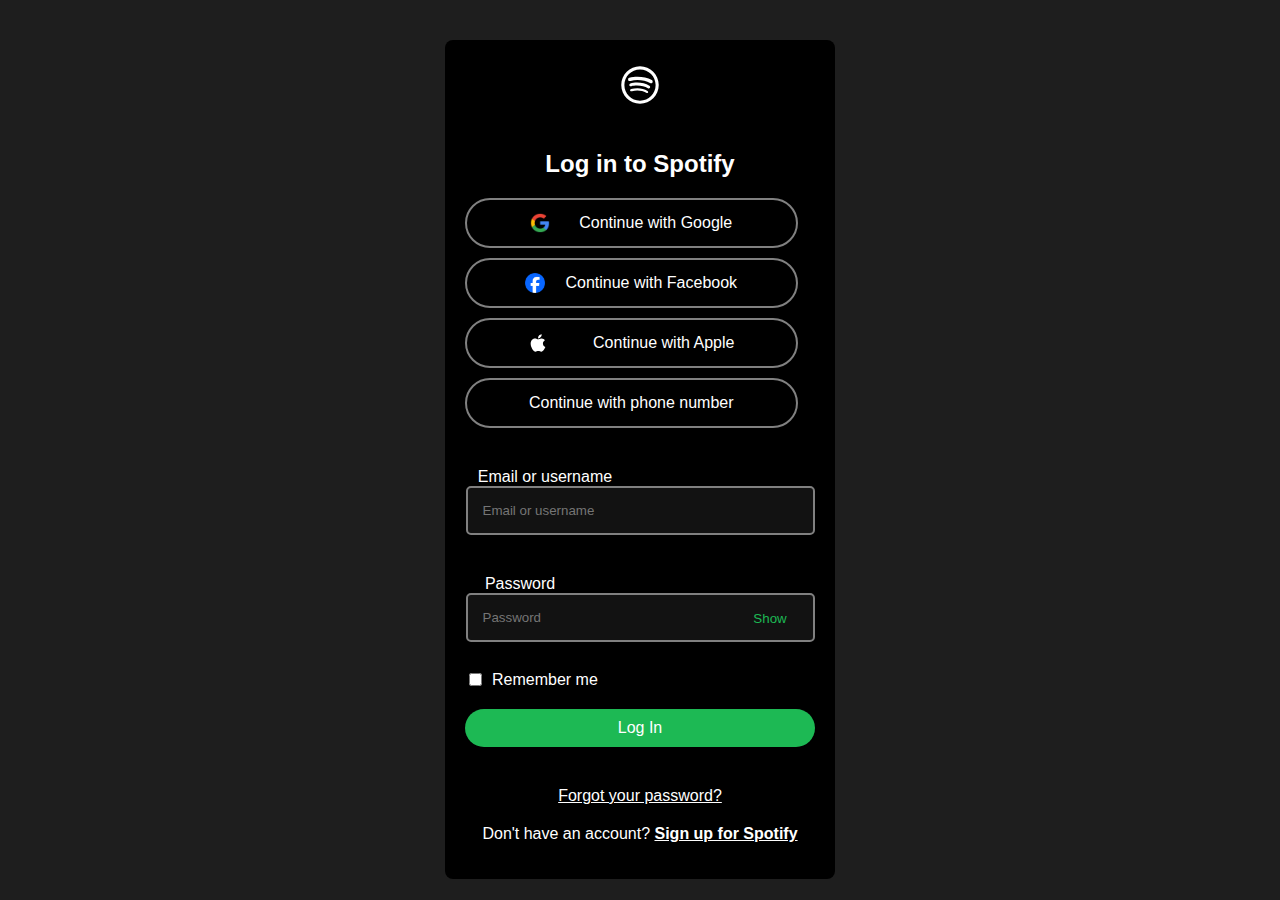
<file: login/login.html>
<!DOCTYPE html>
<html lang="en">
<head>
    <meta charset="UTF-8">
    <meta name="viewport" content="width=device-width, initial-scale=1.0">
    <title>Spotify Log In</title>
    <link rel="stylesheet" href="login.css">
</head>
<body>
    <div class="container">
        <div class="login-box">
            <img src="images/logosignup.svg" alt="Spotify Logo" class="logo invert">
            <h1>Log in to Spotify</h1>
            <div class="social-buttons">
                <button type="button" class="google-button">
                    <img src="images/google.webp" alt="Google Logo" width="20" height="20"> Continue with Google
                </button>
                <button type="button" class="facebook-button">
                    <img src="images/facebook.webp" alt="Facebook Logo" width="20" height="20"> Continue with Facebook
                </button>
                <button type="button" class="apple-button">
                    <img class="invert" src="images/apple.svg" alt="Apple Logo" width="20" height="20"> Continue with Apple
                </button>
                <button type="button" class="phone-button">Continue with phone number</button>
            </div>
            <form>
                
                <div class="input-group">
                    <label class="emaillabel" for="password">Email or username</label>
                    <input type="text" placeholder="Email or username">
                
                </div>
                <div class="input-group">
                    <label class="passwordlabel" for="password">Password</label>
                    <input type="password" placeholder="Password">
                    <button type="button" class="show-password">Show</button>
                </div>
                <div class="remember-me">
                    <input type="checkbox" id="remember">
                    <label for="remember">Remember me</label>
                </div>
                <button type="button" class="login-button">Log In</button>
                <a href="#" class="forgot-password">Forgot your password?</a>
                
            </form>
            <p class="signup-link">Don't have an account? <a href="#">Sign up for Spotify</a></p>
        </div>
       
    </div>
</body>
</html>
</file>
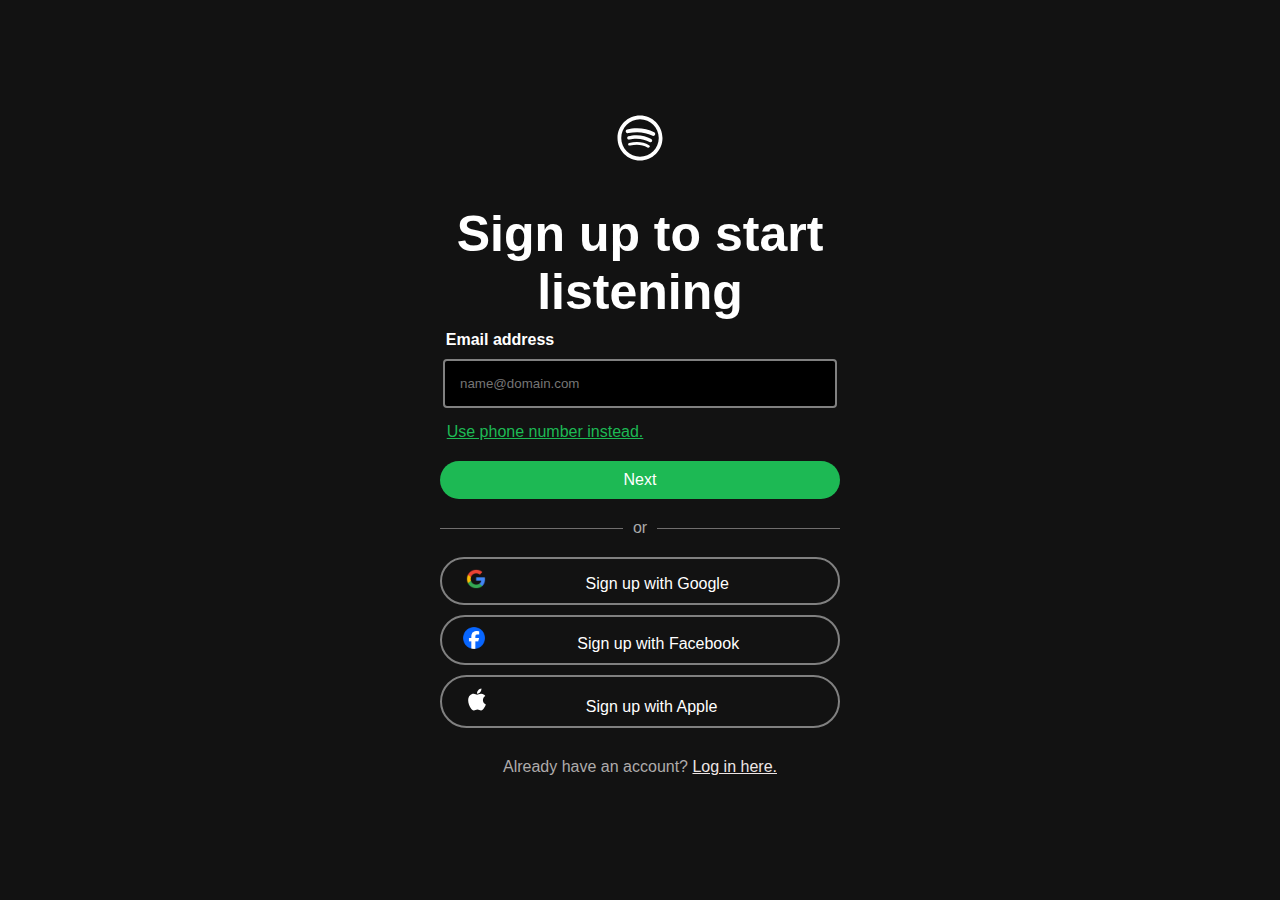
<file: signup/sign-up.html>
<!DOCTYPE html>
<html lang="en">

<head>
    <meta charset="UTF-8">
    <meta name="viewport" content="width=device-width, initial-scale=1.0">
    <title>Spotify Sign Up</title>
    <link rel="stylesheet" href="sign-up.css">
</head>

<body>
    <div class="container">
      
        <div class="signup-box">
            <div>
                <img height="60px" src="images/logosignup.svg" alt="" class="invert">
            </div>
            <div class="heading">
                <h1>Sign up to start listening</h1>
            </div>
            <form>
                <div class="input-group">
                    <label class="emaillabel" for="email">Email address</label>
                    <input style="background-color: black;" class="emailinput" type="email" name="email"
                        placeholder="name@domain.com">
                </div>
                <a href="#" class="phone-link">Use phone number instead.</a>
                <button type="button" class="next-button">Next</button>
                <div class="or-divider">
                    <hr>
                    <span>or</span>
                    <hr>
                </div>
                <div class="social-buttons">
                    <div class="google-button">
                        <button type="button"><img height="20px" src="images/google.webp" alt=""> Sign up with Google</button>
                    </div>
                    <div class="facebook-button">
                        <button type="button"><img height="22px" src="images/facebook.webp" alt=""> Sign up with
                            Facebook</button>
                    </div>
                    <div class="apple-button"></div>
                    <button type="button"><img height="25px" src="images/apple.svg" class="invert appleimage" alt=""> Sign up with
                        Apple</button>
                </div>
                <p class="login-link">Already have an account? <a  href="#">Log in here.</a></p>
            </form>
            
        </div>
       
    </div>
</body>

</html>
</file>
<file: login/login.css>
body {
    margin: 0;
    font-family: Arial, sans-serif;
    background-color: #121212;
    color: white;
    background-color: #1e1e1e;
}

.container {
    display: flex;
    justify-content: center;
    align-items: center;
    width: 50vw;
    margin: auto;
    margin-top: 40px;
}

.login-box {
    text-align: center;
    width: 350px;
    padding: 20px;
    background-color: black;
    border-radius: 8px;
}

.logo {
    width: 50px;
    margin-bottom: 20px;
}
h1 {
    margin-bottom: 20px;
    font-size: 24px;
}


.social-buttons {
    margin-bottom: 20px;
}

.social-buttons button {
    width: 95%;
    height: 50px;
    padding: 10px;
    margin-bottom: 10px;
    border: 2px solid grey;
    border-radius: 50px;
    cursor: pointer;
    font-size: 16px;
    display: flex;
    align-items: center;
    justify-content: center;
    background-color: black;
    color: white;
}
.google-button img {
    margin-right: 29px;
}
.facebook-button img {
    margin-right: 20px;
}
.apple-button img {
    margin-right: 45px;
}
.input-group {
    margin-bottom: 10px;
    margin-top: 40px;
}
.emaillabel {
    margin-right: 190px;
}
 .passwordlabel{
    margin-right: 240px;
 }

input[type="text"],
input[type="password"] {
    width: 90%;
    padding: 15px;
    border: none;
    border-radius: 4px;
    background-color: #333;
    color: white;
    background-color: #121212;
    border: 2px solid grey;
    border-radius: 5px;
}

.show-password {
    position: relative;
    left: 130px;
    bottom:33px;
    background: none;
    border: none;
    color: #1db954;
    cursor: pointer;
}

.remember-me {
    display: flex;
    align-items: center;
    margin-bottom: 20px;
}

.remember-me input {
    margin-right: 10px;
}

.login-button {
    width: 100%;
    padding: 10px;
    background-color: #1db954;
    border: none;
    border-radius: 50px;
    color: white;
    font-size: 16px;
    cursor: pointer;
    margin-bottom: 10px;
}

.forgot-password {
    display: block;
    margin-bottom: 20px;
    color: white;
    text-decoration: underline;
    margin-top: 30px;
}

.forgot-password:hover {
    cursor: pointer;
}

.signup-link {
    margin-top: 20px;
}

.signup-link a {
    color: white;
    text-decoration: underline;
    font-weight: bold;

}

.signup-link a:hover {
    cursor: pointer;
}
.invert{
    filter: invert(1);

}
</file>
<file: signup/sign-up.css>
body {
    margin: 0;
    font-family: Arial, sans-serif;
    background-color: #121212;
    color: white;
}

.container {
    display: flex;
    justify-content: center;
    align-items: center;
    height: 100vh;
}

.signup-box {
    text-align: center;
    width: 400px;
    padding: 20px;
}

h1 {
    margin-bottom: 20px;
    font-size: 50px;
}

.input-group {
    margin-bottom: 15px;
}

input[type="email"] {
    width: 90%;
    padding: 15px;
    border: 2px solid grey;
    border-radius: 4px;
    color: azure;
}

.phone-link {
    display: block;
    margin-bottom: 20px;
    color: #1db954;
    text-decoration: underline;
   position: relative;
   right: 95px;
}

.phone-link:hover {
    cursor: pointer;
}

.next-button {
    width: 100%;
    padding: 10px;
    background-color: #1db954;
    border: none;
    border-radius: 50px;
    color: white;
    font-size: 16px;
    cursor: pointer;
    margin-bottom: 20px;
}

.or-divider {
    display: flex;
    align-items: center;
    margin-bottom: 20px;
}

.or-divider hr {
    flex: 1;
    border: none;
    height: 1px;
    background-color: #706e6e;
}

.or-divider span {
    margin: 0 10px;
    color: #aaa;
}

.social-buttons button {
    width: 100%;
    padding: 10px;
    margin-bottom: 10px;
    border-radius: 50px;
    cursor: pointer;
    font-size: 16px;
    border: 2px solid grey;
    background-color: #121212;
    color: white;
}

.google-button {
  
    display: flex;
    align-items: center;
    justify-content: center;
    
}

.google-button img {
    margin-right: 10px;
}

.facebook-button {
    display: flex;
    align-items: center;
    justify-content: center;
}

.facebook-button img {
    margin-right: 10px;
}

.apple-button {
    background-color: black;
    color: white;
    display: flex;
    align-items: center;
    justify-content: center;
}

.apple-button img {
    margin-right: 10px;
}

.login-link {
    margin-top: 20px;
    color: #aeabab;
}

.login-link a {
    color: rgb(237, 229, 229);
    text-decoration: underline;
}

.login-link a:hover {
    text-decoration: underline;
}
.invert{
        filter: invert(1);
    
}
.emaillabel{
    font-weight: bolder;
    position: relative;
    top: -10px;
    right: 140px; 
}
.heading{
    margin: auto;
    width: 120ox;
    height: auto;   
}
.google-button img{
    position: relative;
    right: 85px;
}
.facebook-button img{
    position: relative;
    right: 78px;
}
.appleimage{
    position: relative;
    right: 95px;
    left: auto;
}
</file>
